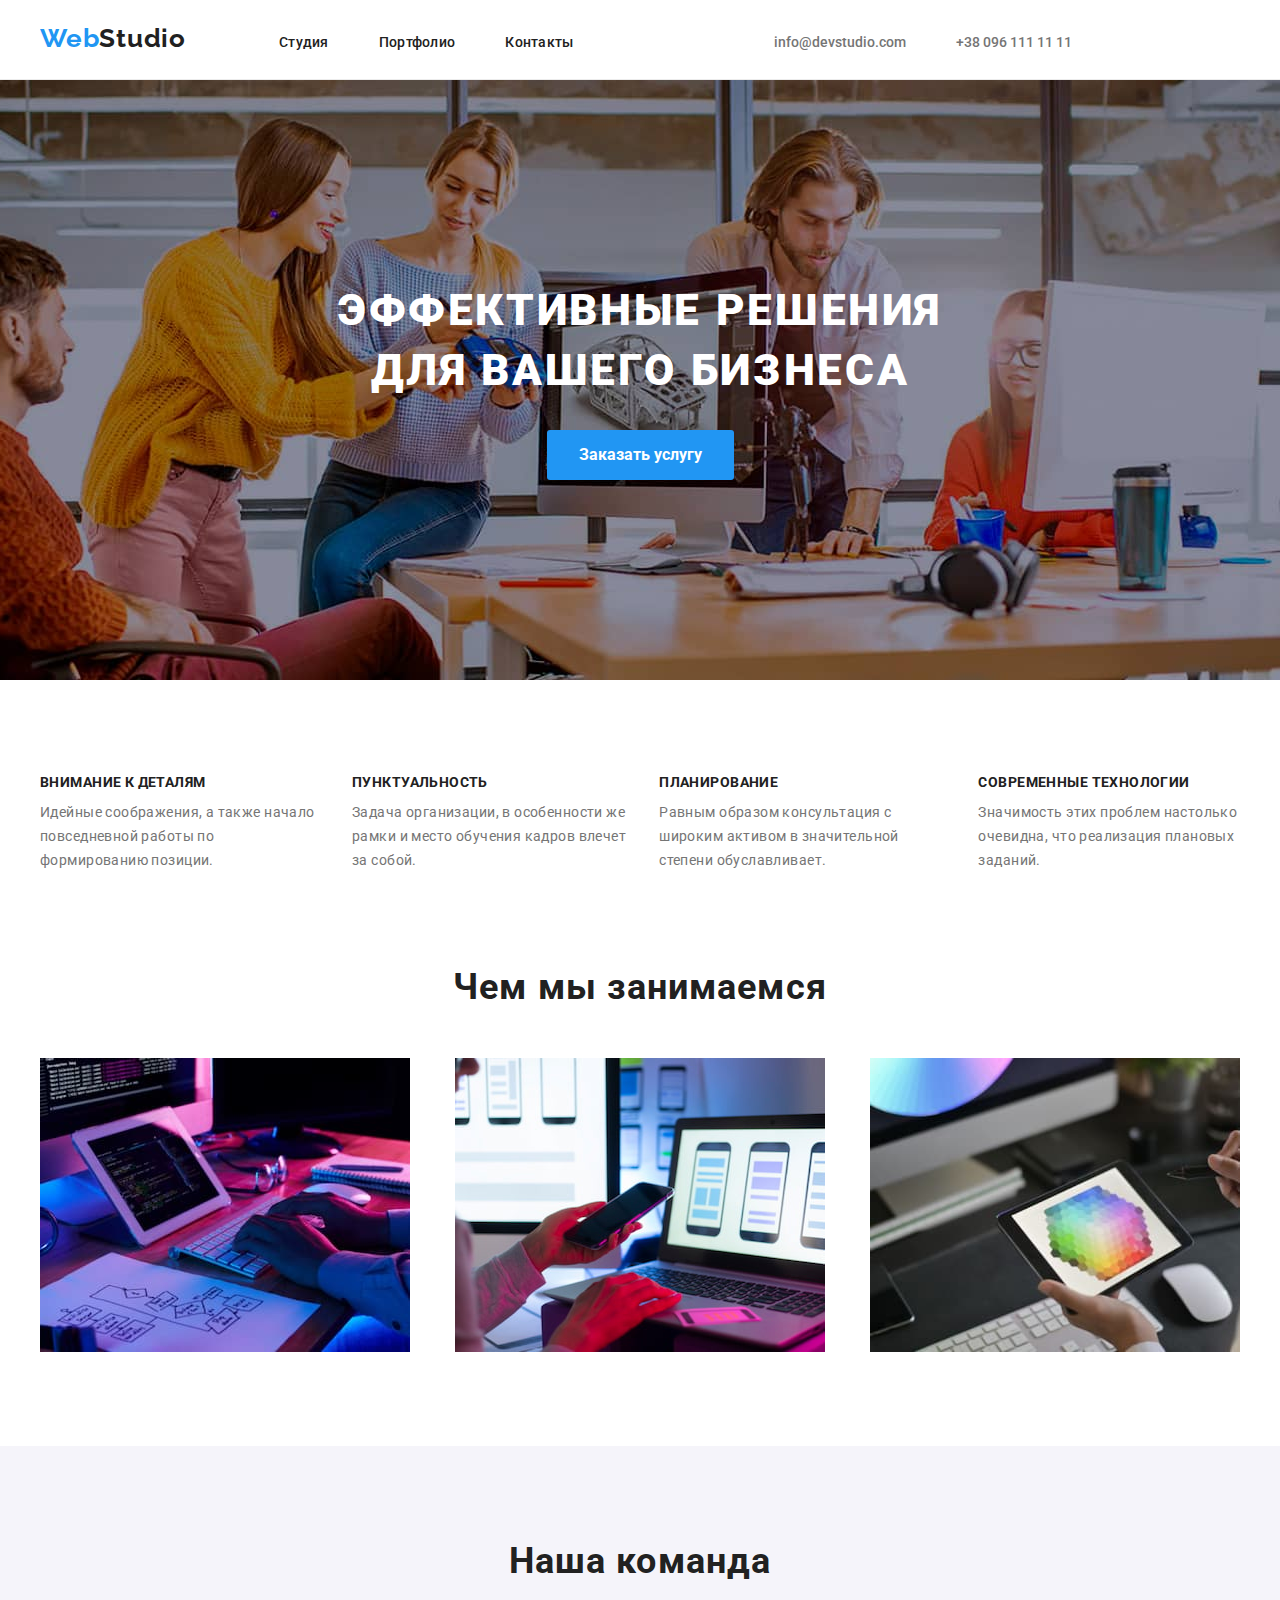
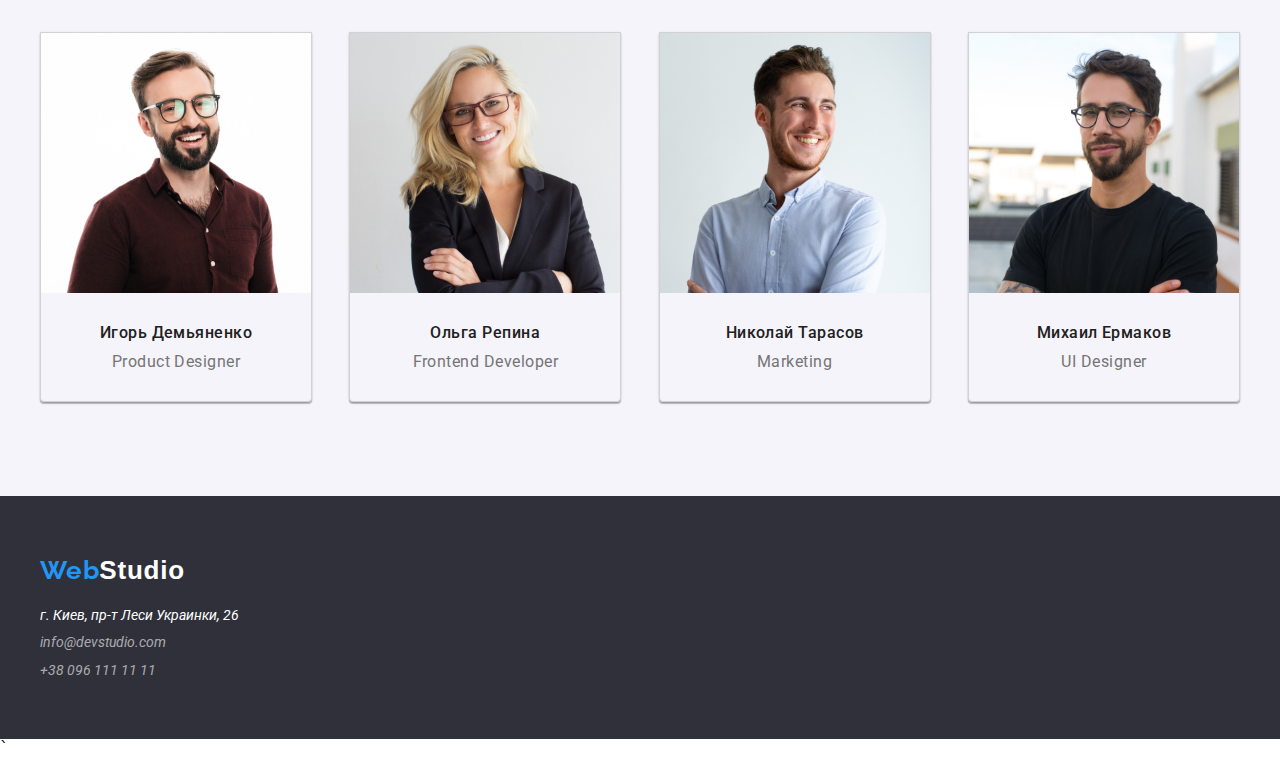
<file: index.html>
<!DOCTYPE html>
<html lang="ru">
<head>
    <meta http-equiv="X-UA-Compatible" content="IE=edge">
    <meta name="viewport" content="width=device-width, initial-scale=1.0">
    <meta charset="UTF-8">

    <title>Studio</title>
    <link rel="stylesheet" href="css/style.css">

    <link rel="preconnect" href="https://fonts.googleapis.com">
    <link rel="preconnect" href="https://fonts.gstatic.com" crossorigin>
    <link href="https://fonts.googleapis.com/css2?family=Oleo+Script:wght@400;700&family=Raleway:wght@400;700&family=Roboto:wght@400;500;700&display=swap" rel="stylesheet">

    <link rel="stylesheet" href="https://cdnjs.cloudflare.com/ajax/libs/modern-normalize/1.1.0/modern-normalize.min.css">


</head>
<body>



<header>
    <div class="container">
        <div class="header_nav">
            <nav>
                <a class="header_logo" href=""><span class="web">Web</span><span class="studio">Studio</span></a>
                <ul class="header_contacts">
                    <li><a class="studio_link" href="index.html">Студия</a></li>
                    <li><a href="portfolio.html">Портфолио</a></li>
                    <li><a href="#footer">Контакты</a></li>
                </ul>
                <ul class="tel mail_tel">
                    <li><a href="mailto:info@devstudio.com">info@devstudio.com</a></li>
                    <li><a href="tel:+380961111111">+38 096 111 11 11</a></li>
                </ul>
            </nav>
        </div>
    </div>
</header>

<main>
    <section class="section_header">
        <div class="container">
                <h1 class="hero">Эффективные решения <br> для вашего бизнеса</h1>
                <button class="main_button" type="button">Заказать услугу</button>
        </div>
    </section>
    <section class="section">
        <div class="container">
            <!--<h2>  </h2>-->
            <ul class="wrapper_ul">
                <li>
                    <h3>Внимание к деталям</h3>
                    <p class="wrapper__ul__text">Идейные соображения, а также начало повседневной работы по формированию позиции.</p>
                </li>
                <li>
                    <h3>Пунктуальность</h3>
                    <p class="wrapper__ul__text">Задача организации, в особенности же рамки и место обучения кадров влечет за собой.</p>
                </li>
                <li>
                    <h3>Планирование</h3>
                    <p class="wrapper__ul__text">Равным образом консультация с широким активом в значительной степени обуславливает.</p>
                </li>
                <li>
                    <h3>Современные технологии</h3>
                    <p class="wrapper__ul__text">Значимость этих проблем настолько очевидна, что реализация плановых заданий.</p>
                </li>
            </ul>
        </div>
    </section>
    <section class="section_do">
        <div class="container">
            <h2>Чем мы занимаемся</h2>
            <ul class="do__item">
                <li><img src="img/key.jpg" alt="key" width="370" height="294"></li>
                <li><img src="img/desct+phone.jpg" alt="phone" width="370" height="294"></li>
                <li><img src="img/tablet.jpg" alt="tablet" width="370" height="294"></li>
            </ul>
        </div>
    </section>
    <section class="section team">
        <div class="container">
            <h2>Наша команда</h2>
            <ul class="team__items">
                <li>
                    <a href="">
                    <img src="img/igor.jpg" alt="igor" width="270" >
                    <h4>Игорь Демьяненко</h4>
                    <p class="team__items__text">Product Designer</p>
                </a>
                </li>
                <li>
                    <a href="">
                        <img src="img/olga.jpg" alt="" width="270" >
                        <h4>Ольга Репина</h4>
                        <p class="team__items__text">Frontend Developer</p>
                    </a>
                </li>
                <li>
                    <a href="">
                        <img src="img/nic.jpg" alt="" width="270" >
                        <h4>Николай Тарасов</h4>
                        <p class="team__items__text">Marketing</p>
                    </a>
                </li>
                <li>
                    <a href="">
                        <img src="img/mike.jpg" alt="" width="270" >
                        <h4>Михаил Ермаков</h4>
                        <p class="team__items__text">UI Designer</p>
                    </a>
                </li>
            </ul>
        </div>
    </section>
</main>

<footer id="footer">
    <div class="container">
        <a class="footer_logo" href=""><span class="web">Web</span><span class="footer_studio">Studio</span></a>
        <address>
            <ul>
                <li><a href="" class="town">г. Киев, пр-т Леси Украинки, 26</a></li>
                <li><a class="footer_tel" href="mailto:info@devstudio.com" >info@devstudio.com</a></li>
                <li><a class="footer_tel" href="tel:+380961111111" >+38 096 111 11 11</a></li>
            </ul>
        </address>
    </div>
</footer>

</body>
</html>`
</file>
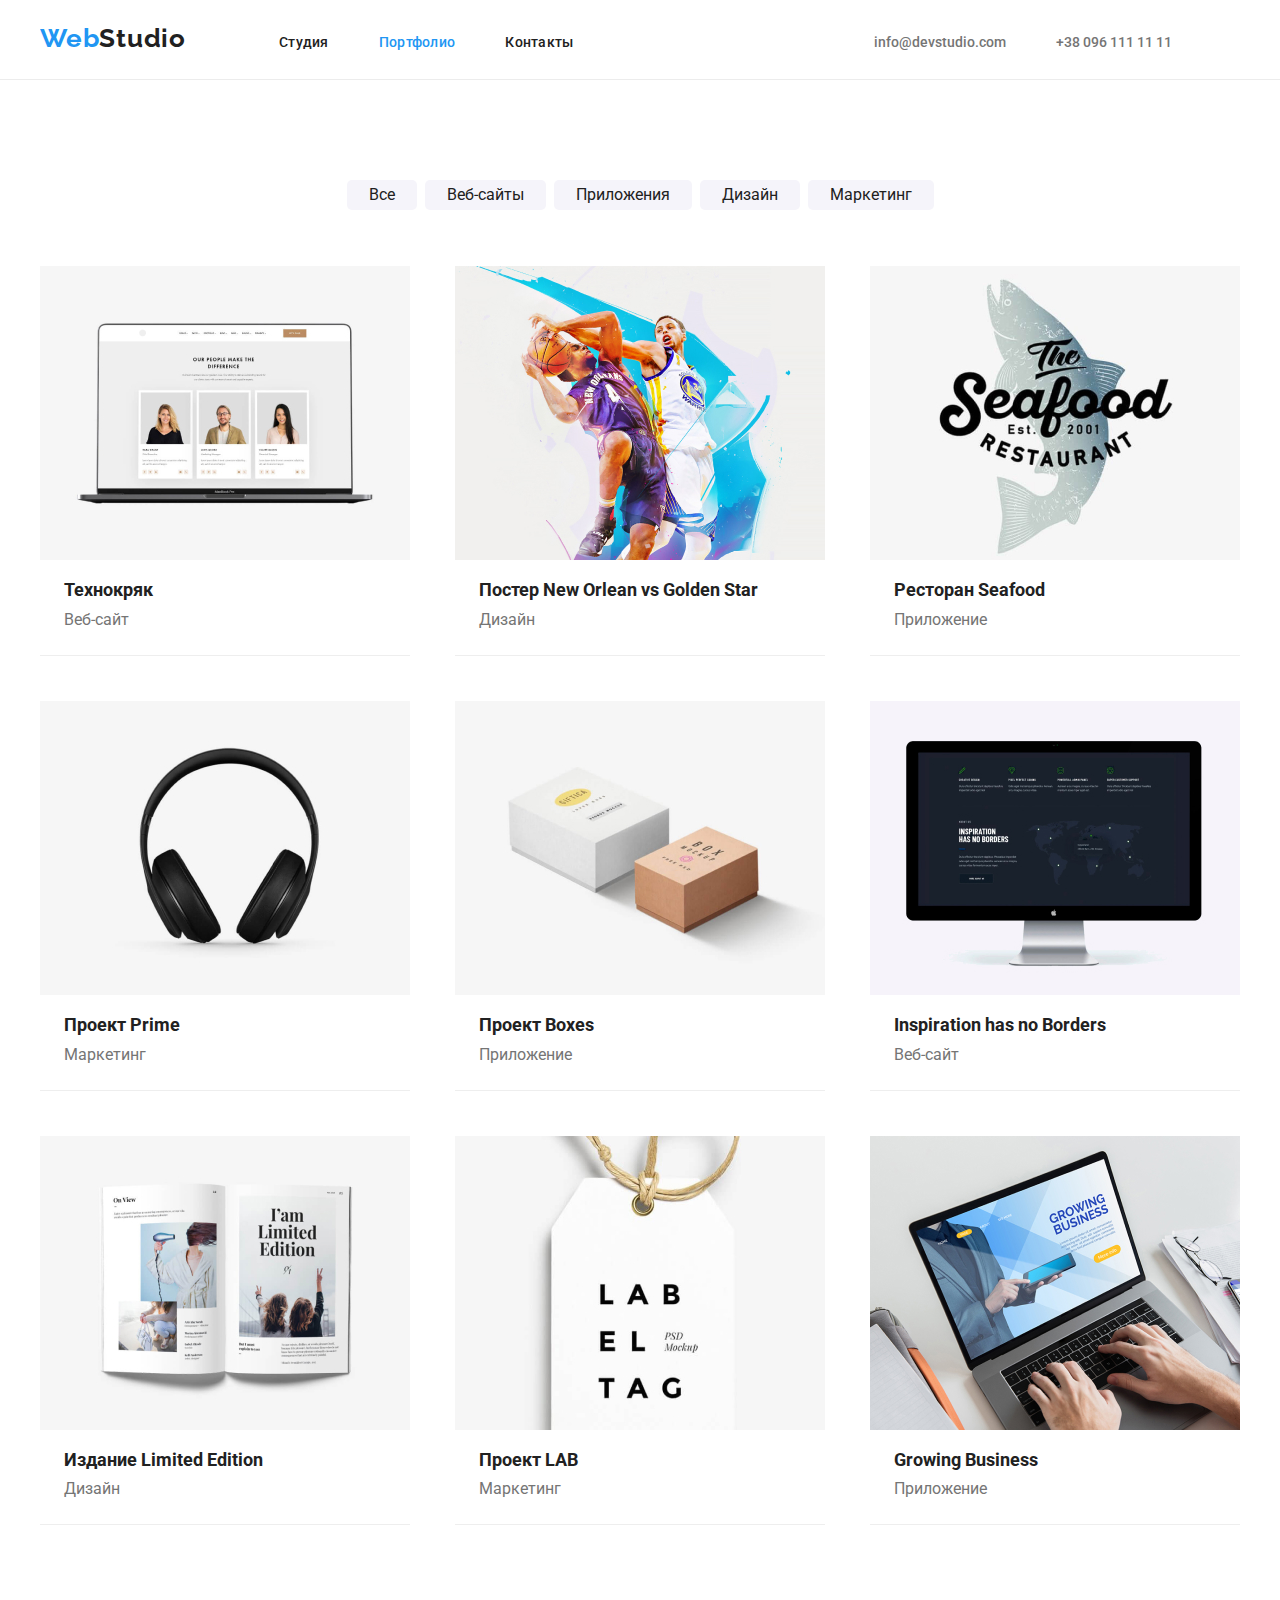
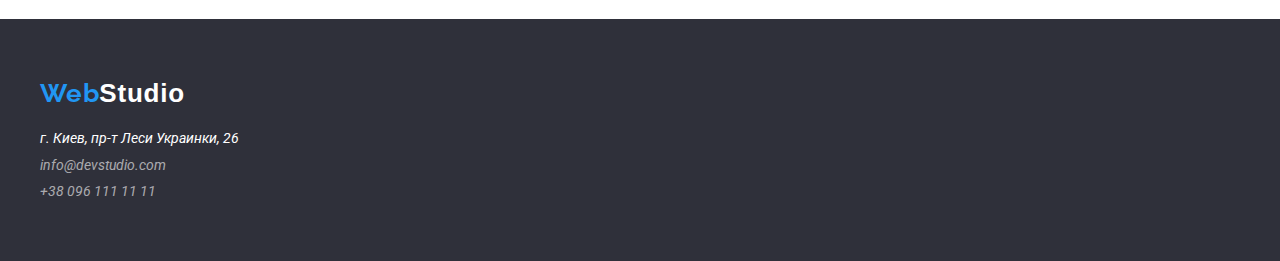
<file: portfolio.html>
<!DOCTYPE html>
<html lang="en">
<head>
    <meta http-equiv="X-UA-Compatible" content="IE=edge">
    <meta name="viewport" content="width=device-width, initial-scale=1.0">
    <meta charset="UTF-8">

    <title>Portfolio</title>
    <link rel="stylesheet" href="css/portfolio.css">

    <link rel="preconnect" href="https://fonts.googleapis.com">
    <link rel="preconnect" href="https://fonts.gstatic.com" crossorigin>
    <link href="https://fonts.googleapis.com/css2?family=Oleo+Script:wght@400;700&family=Raleway:wght@400;700&family=Roboto:wght@400;500;700&display=swap" rel="stylesheet">

    <link rel="stylesheet" href="https://cdnjs.cloudflare.com/ajax/libs/modern-normalize/1.1.0/modern-normalize.min.css">

</head>
<body>

<header>
    <div class="container">
        <div class="header_nav">
            <nav>
                <a class="header_logo" href=""><span class="web">Web</span><span class="studio">Studio</span></a>
                <ul class="header_contacts">
                    <li><a href="index.html">Студия</a></li>
                    <li><a class="portfolio_link" href="">Портфолио</a></li>
                    <li><a href="">Контакты</a></li>
                </ul>
            </nav>
            <ul class="tel">
                <li><a href="mailto:info@devstudio.com">info@devstudio.com</a></li>
                <li><a href="tel:+380961111111">+38 096 111 11 11</a></li>
            </ul>
        </div>
    </div>
</header>

<main>
    <section class="section">
        <div class="container">
            <ul class="choice">
                <li><button type="button">Все</button></li>
                <li><button type="button">Веб-сайты</button></li>
                <li><button type="button">Приложения</button></li>
                <li><button type="button">Дизайн</button></li>
                <li><button type="button">Маркетинг</button></li>
            </ul>
            <ul class="card">
                <li>
                    <a class="card_link" href="">
                        <img src="img/portfolio/techno.jpg" alt="techno" width="370">
                       <div class="card_text">
                           <h2 class="card_name">Технокряк</h2>
                           <p class="it">Веб-сайт</p>
                       </div>
                    </a>
                </li>
                <li>
                    <a class="card_link" href="">
                        <img src="img/portfolio/poster.jpg" alt="poster" width="370">
                        <div class="card_text">
                            <h2 class="card_name">Постер New Orlean vs Golden Star</h2>
                            <p class="it">Дизайн</p>
                        </div>
                    </a>
                </li>
                <li>
                    <a class="card_link" href="">
                        <img src="img/portfolio/seafood.jpg" alt="seafood" width="370">
                        <div class="card_text">
                            <h2 class="card_name">Ресторан Seafood</h2>
                            <p class="it">Приложение</p>
                        </div>
                    </a>
                </li>
                <li>
                    <a class="card_link" href="">
                        <img src="img/portfolio/hand_free.jpg" alt="hands_free" width="370">
                        <div class="card_text">
                            <h2 class="card_name">Проект Prime</h2>
                            <p class="it">Маркетинг</p>
                        </div>
                    </a>
                </li>
                <li>
                    <a class="card_link" href="">
                        <img src="img/portfolio/box.jpg" alt="box" width="370">
                        <div class="card_text">
                            <h2 class="card_name">Проект Boxes</h2>
                            <p class="it">Приложение</p>
                        </div>

                    </a>
                </li>
                <li>
                    <a class="card_link" href="">
                        <img src="img/portfolio/desct.jpg" alt="desct" width="370">
                        <div class="card_text">
                            <h2 class="card_name">Inspiration has no Borders</h2>
                            <p class="it">Веб-сайт</p>
                        </div>

                    </a>
                </li>
                <li>
                    <a class="card_link" href="">
                        <img src="img/portfolio/book.jpg" alt="book">
                        <div class="card_text">
                            <h2 class="card_name">Издание Limited Edition</h2>
                            <p class="it">Дизайн</p>
                        </div>

                    </a>
                </li>
                <li>
                    <a class="card_link" href="">
                        <img src="img/portfolio/ticket.jpg" alt="ticket">
                        <div class="card_text">
                            <h2 class="card_name">Проект LAB</h2>
                            <p class="it">Маркетинг</p>
                        </div>

                    </a>
                </li>
                <li>
                    <a class="card_link" href="">
                        <img src="img/portfolio/notebook.jpg" alt="notebook">
                        <div class="card_text">
                            <h2 class="card_name">Growing Business</h2>
                            <p class="it">Приложение</p>
                        </div>
                    </a>
                </li>
            </ul>
        </div>
    </section>
</main>

<footer>
    <div class="container">
        <a class="footer_logo" href=""><span class="web">Web</span><span class="footer_studio">Studio</span></a>
        <address>
            <ul class="address_ul">
                <li><a  href="" class="town">г. Киев, пр-т Леси Украинки, 26</a></li>
                <li><a class="footer_tel" href="mailto:info@devstudio.com">info@devstudio.com</a></li>
                <li><a class="footer_tel" href="tel:+380961111111">+38 096 111 11 11</a></li>
            </ul>
        </address>
    </div>
</footer>

</body>
</html>
</file>
<file: css/style.css>
body,p,ul,h1,h2,h3,h4,h5,h6,button{margin: 0 auto;padding: 0}
a{text-decoration: none;}
*,*::before,*::after{box-sizing: inherit;}
img { display: block; max-width: 100%; height: auto; }
li {list-style: none;}

p {color: #757575;}

.container {
    width: 1200px;
    margin: 0 auto;
}


.box {
    border: 1px solid green;
    display: flex;
    flex-direction: row;
    width: 1200px;
    height: 120px;
}

.box_items {
    border: 1px solid red;
    width: 100px;
    height: 100px;
}

.box_items:last-child {
    margin-left: auto;
}



.section {
    padding: 94px 0 94px;
}

@font-face {
    font-family: 'Roboto';
}

@font-face {
    font-family: 'Raleway';
}

@font-face {
    font-family: 'Oleo Script';
}


header {
    height: 80px;
    width: 100%;
    background: #fff;
    border-bottom: 1px solid #ECECEC;
}

nav {
    display: flex;
    flex-direction: row;
}

.header_logo {
    float: left;
    margin: 24px 93px 25px 0;
    text-decoration: none;
}

.web {
    font-family: 'Raleway',Arial,sans-serif;
    font-size: 26px;
    font-weight: 700;
    color: #2196F3;
    letter-spacing: 0.03em;
}
.studio {
    font-family: 'Raleway',Arial,sans-serif;
    font-size: 26px;
    font-weight: bold;
    letter-spacing: 0.03em;
    color: #212121;
}

.header_nav {
    display: inline-block;
    overflow: hidden;
}

.header_contacts {
    margin: 33px 0 25px;
    display: flex;
    justify-content: space-between;
    gap: 50px;
}

.studio_link:visited{
    color: #2196F3;
}

.header_contacts li a {
    padding: 20px 0 20px;
    text-decoration: none;
    font-family: 'Roboto',Arial,sans-serif;
    font-weight: 500;
    font-size: 14px;
    color: #212121;
    letter-spacing: 0.02em;
}
.header_contacts li a:hover{
    color: #2196F3;
    transition: 7ms;
}

.header_contacts li a:focus{
    color: #2196F3;
    transition: 7ms;
    outline: none;
}

.tel {
    margin: 33px 0 24px 200px;
    float: right;
    display: inline-block;
}

.tel {
    display: flex;
    justify-content: space-between;
    gap: 50px;
}

.mail_tel {
    margin-right: auto;
}

.tel a {
    padding: 20px 0 20px;
    text-decoration: none;
    color: #757575;
    font-size: 14px;
    font-family: 'Roboto',Arial,sans-serif;
    font-weight: 500;
}

.tel a:hover {
    color: #2196F3;
    transition: 7ms;
}

.tel a:focus{
    font-size: 14px;
    font-family: 'Roboto',Arial,sans-serif;
    font-weight: 500;
    color: #2196F3;
    transition: 7ms;
    outline: none;
}

/*====section_what_we_do===*/

.section_header {
    padding: 200px 0 200px;
    background: url("../img/img-bg.jpg") no-repeat center;
    max-width: 100%;
    background-size: cover;
}

.header {
    display: inline-block;
    height: 100vh;
    width: 100%;
    background: #2F303A;
}

.hero {
    margin-bottom: 30px;
    text-align: center;
    color: white;
    font-family: 'Roboto', Arial, sans-serif;
    font-style: normal;
    font-weight: 900;
    font-size: 44px;
    line-height: 60px;
    letter-spacing: 0.06em;
    text-transform: uppercase;
}

.main_button {
    display: flex;
    justify-content: center;
    justify-items: center;
    margin: auto;
    text-align: center;
    padding: 10px 32px;
    background: #2196F3;
    color: white;
    border-radius: 3px;
    border: none;
    font-family: Roboto, Arial, sans-serif;
    font-size: 16px;
    line-height: 30px;
    font-weight: 700;
    cursor: pointer;
}

.main_button:hover {
    background: #1d70af;
    transition: 0.3s;
}

.main_button:focus {
    outline: none;
    background: #1d70af;
    transition: 0.3s;
}

/*===section_team===*/

.team {
    background: #F5F4FA;
}

.wrapper {
    padding: 94px 0 94px;
}

.wrapper_ul {
    display: flex;
    justify-content: space-between;
    gap: 30px;
}

h3{
    margin-bottom: 10px;
    font-style: normal;
    font-size: 14px;
    line-height: 16px;
    letter-spacing: 0.03em;
    text-transform: uppercase;
    color: #212121;
    font-family: Roboto, Arial, sans-serif;
    font-weight: 700;
}

.wrapper__ul__text {
    font-family: Roboto, Arial, sans-serif;
    font-style: normal;
    font-weight: normal;
    font-size: 14px;
    line-height: 24px;
    /* or 171% */
    letter-spacing: 0.03em;
    color: #757575;
}

/*====section_do====*/

.section_do {
    padding-bottom: 94px;
}

h2 {
    font-family: Roboto, Arial, sans-serif;
    font-style: normal;
    font-weight: 700;
    font-size: 36px;
    line-height: 42px;
    text-align: center;
    letter-spacing: 0.03em;
    color: #212121;
    margin-bottom: 50px;
}

.do__item {
    display: flex;
    justify-content: space-between;
    gap: 30px;
}


/*=========section_team====*/

.team {
    padding: 94px 0 94px;
    background: #F5F4FA;
}

.team__items {
    display:flex ;
    justify-content: space-between;
}

.team__items li {
    border: 1px solid rgba(0, 0, 0, 0.14);
    border-radius: 0px 0px 4px 4px;
    box-shadow: 0px 1px 3px rgba(0, 0, 0, 0.12), 0px 1px 1px rgba(0, 0, 0, 0.14), 0px 2px 1px rgba(0, 0, 0, 0.2);

}

h4 {
    font-family: Roboto, Arial, sans-serif;
    font-weight: 500;
    font-size: 16px;
    line-height: 19px;
    text-align: center;
    letter-spacing: 0.03em;
    color: #212121;
    margin-top: 30px;
}

.team__items__text {
    font-family: Roboto, Arial, sans-serif;
    font-style: normal;
    font-weight: normal;
    font-size: 16px;
    line-height: 19px;
    text-align: center;
    letter-spacing: 0.03em;
    color: #757575;
    margin: 10px 0 30px;
}
/*===footer===*/


footer {
    background: #2F303A;
    padding: 60px 0 60px;
}

.footer_studio {
    color: white;
    font-family: 'Raleway-Regular',Arial,sans-serif;
    font-size: 26px;
    font-weight: bold;
    letter-spacing: 0.03em;
}

.footer_logo {
    text-decoration: none;
}

address ul{
    margin-top: 20px;
    display: flex;
    flex-direction: column;
    gap: 9px;
}
address li {

}
address li a{
    font-family: 'Roboto',Arial,sans-serif;
    font-weight: 400;
    font-size: 14px;
}

.town {
    font-family: 'Roboto',Arial,sans-serif;
    font-size: 14px;
    color: white;
}

.footer_tel {
    color: rgba(255, 255, 255, 0.6);
    transition: 7ms;
}

.footer_tel:hover{
    color: white;
    transition: 7ms;
    outline: none;
}
.footer_tel:focus{
    color: white;
    transition: 7ms;
    outline: none;
}
</file>
<file: css/portfolio.css>
body,p,ul,h1,h2,h3,h4,h5,h6,button{margin: 0 auto;padding: 0}
a{text-decoration: none;}
*,*::before,*::after{box-sizing: inherit;}
img { display: block; max-width: 100%; height: auto; }
li {list-style: none;}


button {
    --main-color:black ;
}


.container {
    width: 1200px;
    margin: 0 auto;
}

p {
    --main-color: #757575;
    color: #757575;
}

@font-face {
    font-family: 'Roboto';
}

@font-face {
    font-family: 'Raleway';
}

@font-face {
    font-family: 'Oleo Script';
}

header {
    height: 80px;
    width: 100%;
    background: #fff;
    border-bottom: 1px solid #ECECEC;
}

nav {
    display: inline-block;
}

.header_logo {
    float: left;
    margin: 24px 93px 25px 0;
    text-decoration: none;
}

.web {
    font-family: 'Raleway',Arial,sans-serif;
    font-size: 26px;
    font-weight: 700;
    color: #2196F3;
    letter-spacing: 0.03em;
}
.studio {
    font-family: 'Raleway',Arial,sans-serif;
    font-size: 26px;
    font-weight: bold;
    letter-spacing: 0.03em;
    color: #212121;
}

.header_nav {
    display: inline-block;
    overflow: hidden;
}

.header_contacts {
    margin: 33px 0 25px;
    display: flex;
    justify-content: space-between;
    gap: 50px;
}

.portfolio_link:visited{
    color: #2196F3;
}

.header_contacts li a {
    padding: 20px 0 20px;

    font-family: 'Roboto',Arial,sans-serif;
    font-weight: 500;
    font-size: 14px;
    color: #212121;
    letter-spacing: 0.02em;
    text-decoration: none;
}
.header_contacts li a:hover{
    color: #2196F3;
    transition: 7ms;
}

.header_contacts li a:focus{
    color: #2196F3;
    transition: 7ms;
    outline: none;
}

.tel {
    margin: 33px 0 24px 300px;
    float: right;
    display: inline-block;
}

.tel {
    display: flex;
    justify-content: space-between;
    gap: 50px;
}

.tel a {
    padding: 20px 0 20px;

    color: #757575;
    font-size: 14px;
    font-family: 'Roboto',Arial,sans-serif;
    font-weight: 500;

    text-decoration: none;
}

.tel a:hover {
    color: #2196F3;
    transition: 7ms;
}

.tel a:focus{
    font-size: 14px;
    font-family: 'Roboto',Arial,sans-serif;
    font-weight: 500;
    color: #2196F3;
    transition: 7ms;
    outline: none;
}


/*================main=================*/

main {
    padding: 100px 0 94px;
}

.choice {
    display: flex;

    justify-content: center;
    gap: 8px;
    margin-bottom: 56px;
}


.choice  button {
    border: none;
    padding: 6px 22px;
    color: #212121;
    font-size: 16px;
    background: #F5F4FA;
    border-radius: 5px;
    font-family: 'Roboto',Arial,sans-serif;
    cursor: pointer;
}

    .choice button:hover {
        color: white;
        background: #2196F3;
        transition: 0.2s;

    }
    .choice button:focus {
        color: white;
        background: #2196F3;
        transition: 0.2s;
        outline: none;
    }


.card {
    display: flex;
    flex-direction: row;
    flex-wrap: wrap;
    align-content: space-between;
    align-items: stretch;
    gap: 45px;
}

.card_link {
    display: block;
}

.card li {
    border-bottom: 1px solid #EEEEEE;
}

.card_text {
    padding: 20px 24px 20px;
}

.card_name {
    font-family: 'Roboto',Arial,sans-serif;
    font-size: 18px;
    font-weight: 700;
    margin-bottom: 4px;
    color: #212121;
}

.it {
    font-family: 'Roboto',Arial,sans-serif;
    font-size: 16px;
    color: #757575;
    line-height: 30px;
}

/*==========footer================*/

footer {
    background: #2F303A;
    padding: 60px 0 60px;
}

.footer_studio {
    color: white;
    font-family: 'Raleway-Regular',Arial,sans-serif;
    font-size: 26px;
    font-weight: bold;
    letter-spacing: 0.03em;
}

.footer_logo {
    text-decoration: none;
}

address {
    margin-top: 20px;
}

.address_ul {
    display: flex;
    flex-direction: column;
    gap: 8px;
}

address li a{
    font-family: 'Roboto',Arial,sans-serif;
    font-weight: 400;
    font-size: 14px;
}

.town {
    font-family: 'Roboto',Arial,sans-serif;
    font-size: 14px;
    color: white;
}


.footer_tel {
    color: rgba(255, 255, 255, 0.6);
    transition: 7ms;
}
.footer_tel:hover{
    color: white;
    transition: 7ms;
    outline: none;
}
.footer_tel:focus{
    color: white;
    transition: 7ms;
    outline: none;
}
</file>
